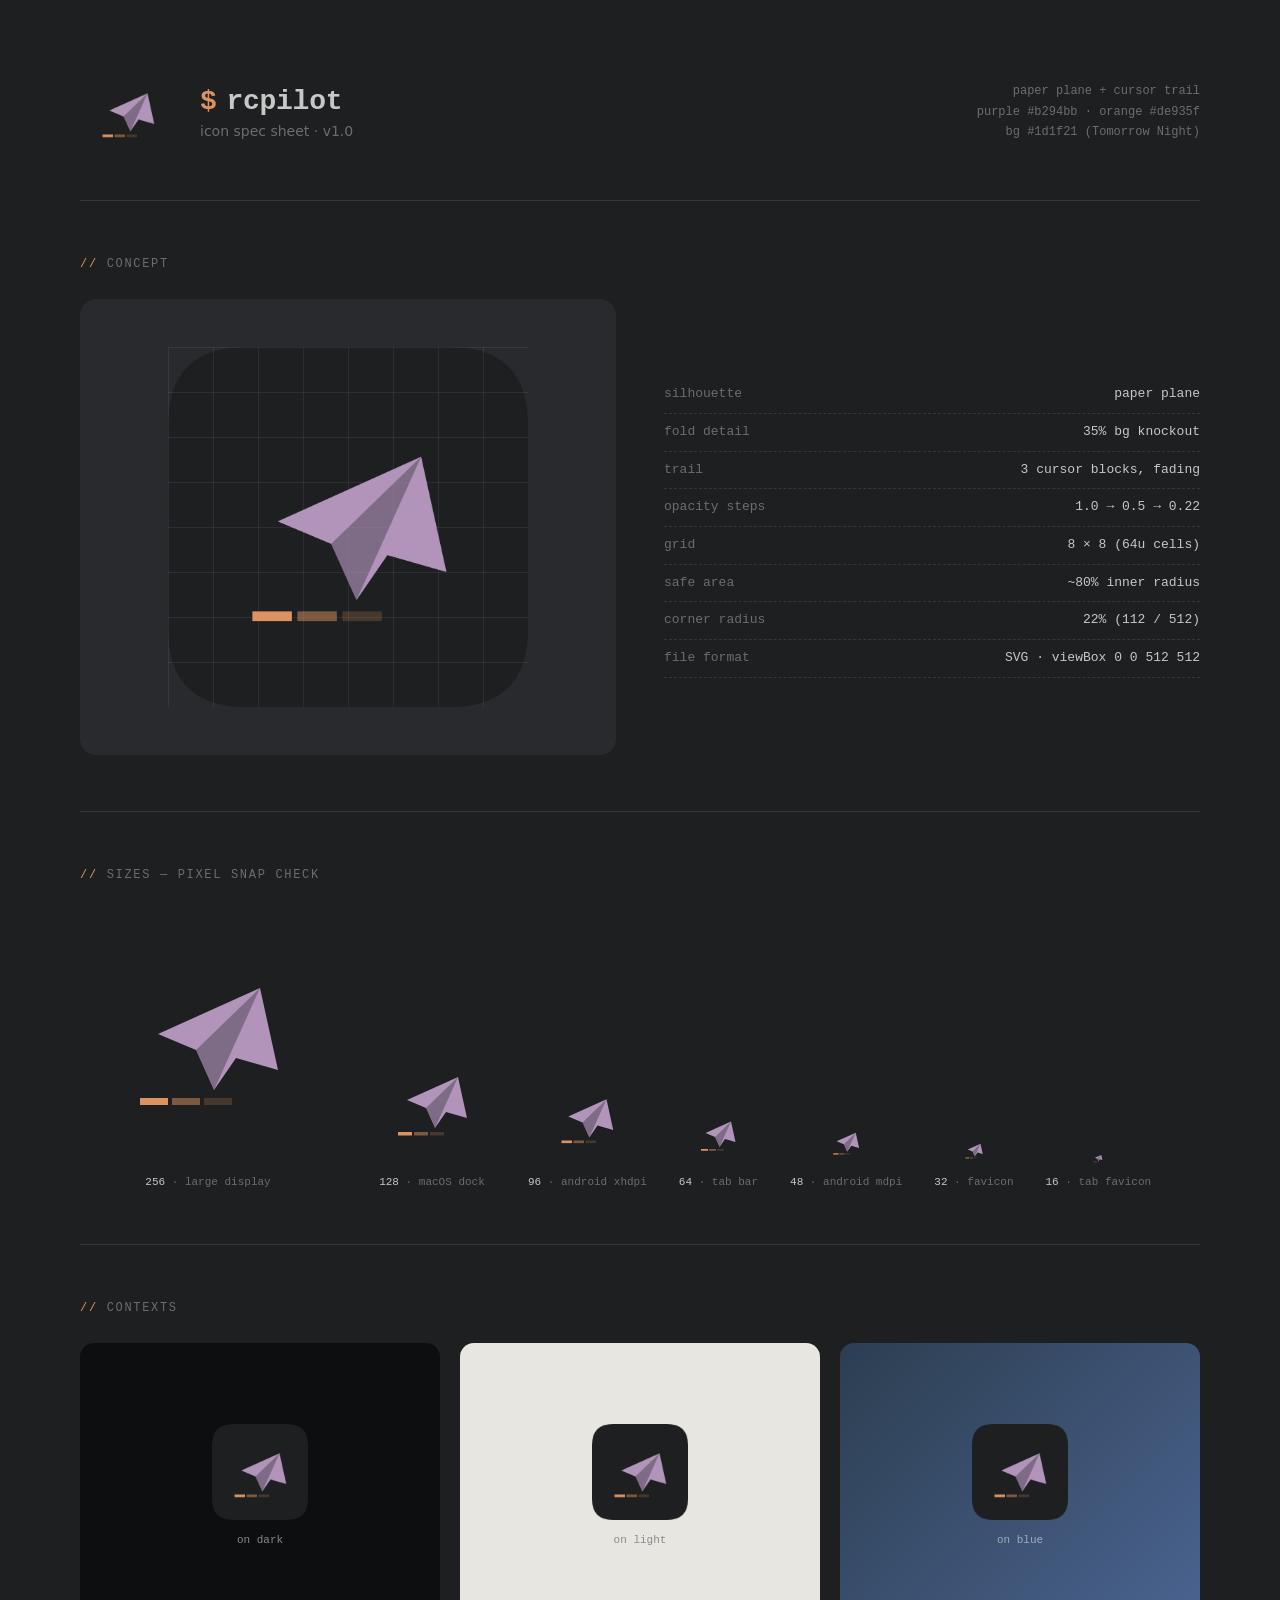
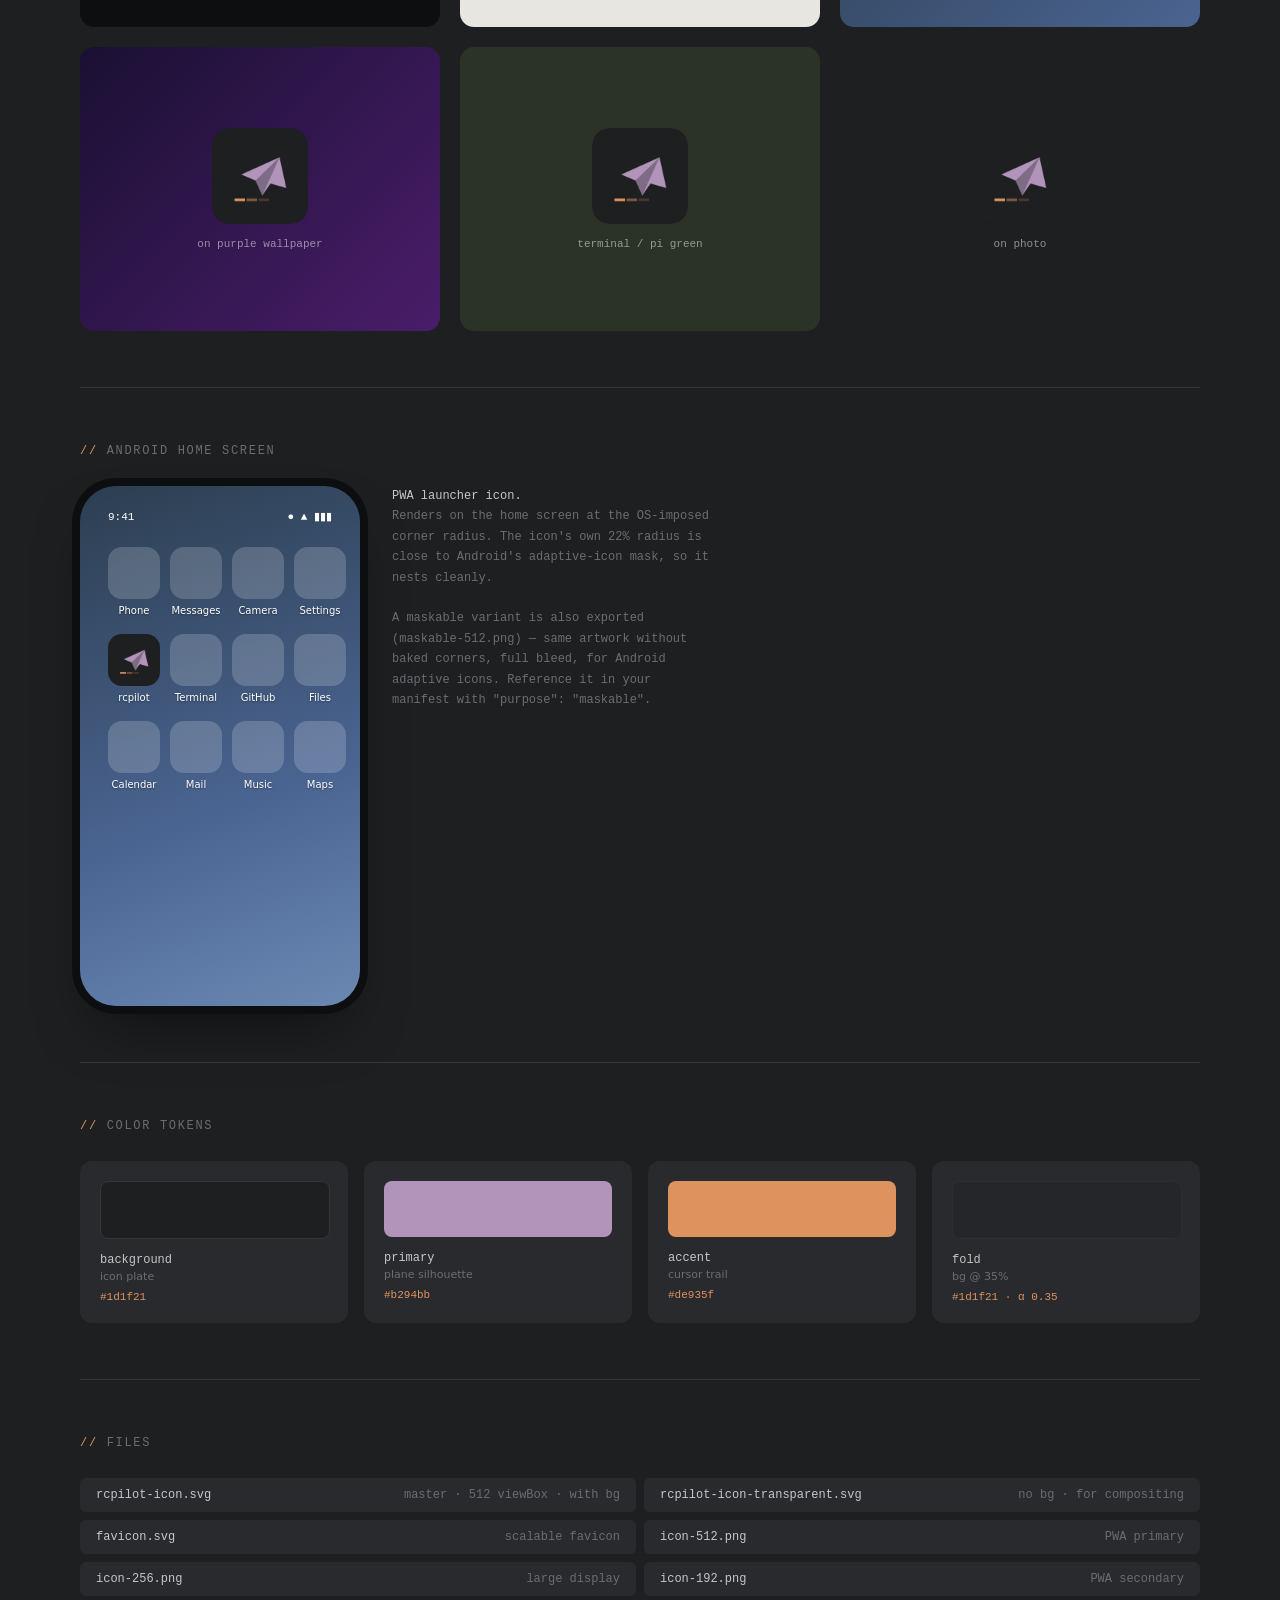
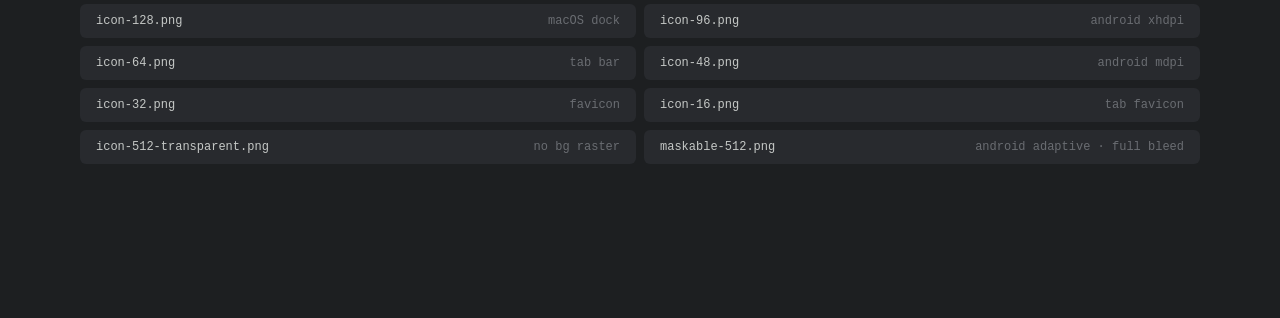
<file: docs/logo/spec.html>
<!doctype html>
<html lang="en">
<head>
<meta charset="utf-8">
<title>rcpilot — icon spec</title>
<link rel="icon" type="image/svg+xml" href="favicon.svg">
<style>
  :root {
    --bg: #1d1f21;
    --surface: #282a2e;
    --surface-2: #212326;
    --purple: #b294bb;
    --orange: #de935f;
    --text: #c5c8c6;
    --dim: #6a6d72;
    --rule: #34373c;
    --mono: ui-monospace, "JetBrains Mono", "SF Mono", Menlo, Consolas, monospace;
    --sans: ui-sans-serif, system-ui, -apple-system, "Segoe UI", sans-serif;
  }
  html, body { margin: 0; padding: 0; background: var(--bg); color: var(--text); font-family: var(--sans); }
  body { padding: 64px 80px 96px; max-width: 1280px; margin: 0 auto; }

  .head { display: flex; align-items: center; gap: 24px; padding-bottom: 40px; border-bottom: 1px solid var(--rule); }
  .head .mark { width: 96px; height: 96px; border-radius: 21px; flex-shrink: 0; }
  .head h1 { font-family: var(--mono); font-size: 28px; margin: 0 0 6px; font-weight: 600; letter-spacing: -0.01em; }
  .head h1 .prompt { color: var(--orange); margin-right: 10px; }
  .head .sub { color: var(--dim); font-size: 14px; }
  .head .meta { margin-left: auto; text-align: right; font-family: var(--mono); font-size: 12px; color: var(--dim); line-height: 1.7; }

  section { padding: 56px 0; border-bottom: 1px solid var(--rule); }
  section:last-of-type { border-bottom: none; }
  h2 { font-family: var(--mono); font-size: 12px; text-transform: uppercase; letter-spacing: 0.14em; color: var(--dim); margin: 0 0 28px; font-weight: 500; }
  h2::before { content: "// "; color: var(--orange); }

  /* hero — large mark with construction grid */
  .hero { display: grid; grid-template-columns: 1fr 1fr; gap: 48px; align-items: center; }
  .hero-mark { background: var(--surface); padding: 48px; border-radius: 16px; display: flex; justify-content: center; }
  .hero-mark img { width: 360px; height: 360px; display: block; }
  .hero-meta { font-family: var(--mono); font-size: 13px; line-height: 1.9; color: var(--text); }
  .hero-meta .row { display: flex; justify-content: space-between; padding: 6px 0; border-bottom: 1px dashed var(--rule); }
  .hero-meta .row span:first-child { color: var(--dim); }
  .hero-meta .row span:last-child { color: var(--text); }

  /* size grid */
  .sizes { display: flex; align-items: flex-end; gap: 32px; flex-wrap: wrap; }
  .size { display: flex; flex-direction: column; align-items: center; gap: 10px; }
  .size img { display: block; image-rendering: pixelated; image-rendering: -moz-crisp-edges; }
  .size .label { font-family: var(--mono); font-size: 11px; color: var(--dim); }
  .size .label b { color: var(--text); font-weight: 500; }

  /* contexts */
  .contexts { display: grid; grid-template-columns: repeat(3, 1fr); gap: 20px; }
  .ctx { border-radius: 14px; padding: 32px; display: flex; flex-direction: column; align-items: center; gap: 14px; min-height: 220px; justify-content: center; }
  .ctx .name { font-family: var(--mono); font-size: 11px; color: rgba(255,255,255,0.5); }
  .ctx-dark { background: #0d0e0f; }
  .ctx-light { background: #e8e6e1; }
  .ctx-light .name { color: rgba(0,0,0,0.4); }
  .ctx-blue { background: linear-gradient(135deg, #2c3e50, #4a6491); }
  .ctx-purple { background: linear-gradient(135deg, #1a1033, #4a1d6a); }
  .ctx-photo { background: #1d1f21 url('https://picsum.photos/seed/rcpilot/600/300') center/cover; }
  .ctx-pi { background: #2a3325; }
  .ctx img { width: 96px; height: 96px; display: block; }

  /* phone preview — Android home-screen-ish */
  .phone-row { display: flex; gap: 32px; align-items: flex-start; }
  .phone {
    width: 280px; height: 520px; border-radius: 36px; padding: 20px;
    background: linear-gradient(160deg, #2c3e50 0%, #4a6491 60%, #6b88b3 100%);
    box-sizing: border-box; flex-shrink: 0;
    box-shadow: 0 0 0 8px #0d0e0f, 0 30px 60px -20px rgba(0,0,0,0.6);
    position: relative;
  }
  .phone .status {
    display: flex; justify-content: space-between; align-items: center;
    color: white; font-family: var(--mono); font-size: 11px; padding: 4px 8px 16px;
  }
  .phone .grid {
    display: grid; grid-template-columns: repeat(4, 1fr); gap: 18px 10px;
    padding: 8px;
  }
  .phone .app { display: flex; flex-direction: column; align-items: center; gap: 6px; }
  .phone .app .ic {
    width: 52px; height: 52px; border-radius: 14px; background: rgba(255,255,255,0.18);
    display: flex; align-items: center; justify-content: center;
  }
  .phone .app .ic.real { background: none; padding: 0; }
  .phone .app .ic img { width: 52px; height: 52px; border-radius: 14px; display: block; }
  .phone .app .nm { font-family: var(--sans); font-size: 10px; color: white; text-shadow: 0 1px 2px rgba(0,0,0,0.4); }
  .phone-note { font-family: var(--mono); font-size: 12px; color: var(--dim); line-height: 1.7; max-width: 320px; }
  .phone-note b { color: var(--text); font-weight: 500; }

  /* color tokens */
  .tokens { display: grid; grid-template-columns: repeat(4, 1fr); gap: 16px; }
  .token { background: var(--surface); border-radius: 12px; padding: 20px; }
  .swatch { width: 100%; height: 56px; border-radius: 8px; margin-bottom: 14px; }
  .token .name { font-family: var(--mono); font-size: 12px; color: var(--text); font-weight: 500; }
  .token .role { font-family: var(--sans); font-size: 11px; color: var(--dim); margin-top: 3px; }
  .token .hex { font-family: var(--mono); font-size: 11px; color: var(--orange); margin-top: 8px; }

  /* downloads */
  .files { display: grid; grid-template-columns: repeat(2, 1fr); gap: 8px; font-family: var(--mono); font-size: 12px; }
  .files .file {
    display: flex; justify-content: space-between; padding: 10px 16px;
    background: var(--surface); border-radius: 6px;
  }
  .files .file .path { color: var(--text); }
  .files .file .desc { color: var(--dim); }

  /* construction overlay */
  .construction { position: relative; width: 360px; height: 360px; }
  .construction img { width: 100%; height: 100%; }
  .grid-overlay {
    position: absolute; inset: 0;
    background-image:
      linear-gradient(to right, rgba(178,148,187,0.12) 1px, transparent 1px),
      linear-gradient(to bottom, rgba(178,148,187,0.12) 1px, transparent 1px);
    background-size: calc(100% / 8) calc(100% / 8);
    pointer-events: none;
  }
</style>
</head>
<body>

<header class="head">
  <img class="mark" src="icon-512.png" alt="rcpilot">
  <div>
    <h1><span class="prompt">$</span>rcpilot</h1>
    <div class="sub">icon spec sheet · v1.0</div>
  </div>
  <div class="meta">
    paper plane + cursor trail<br>
    purple #b294bb · orange #de935f<br>
    bg #1d1f21 (Tomorrow Night)
  </div>
</header>

<section>
  <h2>concept</h2>
  <div class="hero">
    <div class="hero-mark">
      <div class="construction">
        <img src="icon-512.png" alt="">
        <div class="grid-overlay"></div>
      </div>
    </div>
    <div class="hero-meta">
      <div class="row"><span>silhouette</span><span>paper plane</span></div>
      <div class="row"><span>fold detail</span><span>35% bg knockout</span></div>
      <div class="row"><span>trail</span><span>3 cursor blocks, fading</span></div>
      <div class="row"><span>opacity steps</span><span>1.0 → 0.5 → 0.22</span></div>
      <div class="row"><span>grid</span><span>8 × 8 (64u cells)</span></div>
      <div class="row"><span>safe area</span><span>~80% inner radius</span></div>
      <div class="row"><span>corner radius</span><span>22% (112 / 512)</span></div>
      <div class="row"><span>file format</span><span>SVG · viewBox 0 0 512 512</span></div>
    </div>
  </div>
</section>

<section>
  <h2>sizes — pixel snap check</h2>
  <div class="sizes">
    <div class="size"><img src="icon-256.png" width="256" height="256"><span class="label"><b>256</b> · large display</span></div>
    <div class="size"><img src="icon-128.png" width="128" height="128"><span class="label"><b>128</b> · macOS dock</span></div>
    <div class="size"><img src="icon-96.png" width="96" height="96"><span class="label"><b>96</b> · android xhdpi</span></div>
    <div class="size"><img src="icon-64.png" width="64" height="64"><span class="label"><b>64</b> · tab bar</span></div>
    <div class="size"><img src="icon-48.png" width="48" height="48"><span class="label"><b>48</b> · android mdpi</span></div>
    <div class="size"><img src="icon-32.png" width="32" height="32"><span class="label"><b>32</b> · favicon</span></div>
    <div class="size"><img src="icon-16.png" width="16" height="16"><span class="label"><b>16</b> · tab favicon</span></div>
  </div>
</section>

<section>
  <h2>contexts</h2>
  <div class="contexts">
    <div class="ctx ctx-dark"><img src="icon-128.png"><div class="name">on dark</div></div>
    <div class="ctx ctx-light"><img src="icon-128.png"><div class="name">on light</div></div>
    <div class="ctx ctx-blue"><img src="icon-128.png"><div class="name">on blue</div></div>
    <div class="ctx ctx-purple"><img src="icon-128.png"><div class="name">on purple wallpaper</div></div>
    <div class="ctx ctx-pi"><img src="icon-128.png"><div class="name">terminal / pi green</div></div>
    <div class="ctx ctx-photo"><img src="icon-128.png"><div class="name">on photo</div></div>
  </div>
</section>

<section>
  <h2>android home screen</h2>
  <div class="phone-row">
    <div class="phone">
      <div class="status"><span>9:41</span><span>● ▲ ▮▮▮</span></div>
      <div class="grid">
        <div class="app"><div class="ic"></div><div class="nm">Phone</div></div>
        <div class="app"><div class="ic"></div><div class="nm">Messages</div></div>
        <div class="app"><div class="ic"></div><div class="nm">Camera</div></div>
        <div class="app"><div class="ic"></div><div class="nm">Settings</div></div>
        <div class="app"><div class="ic real"><img src="icon-512.png"></div><div class="nm">rcpilot</div></div>
        <div class="app"><div class="ic"></div><div class="nm">Terminal</div></div>
        <div class="app"><div class="ic"></div><div class="nm">GitHub</div></div>
        <div class="app"><div class="ic"></div><div class="nm">Files</div></div>
        <div class="app"><div class="ic"></div><div class="nm">Calendar</div></div>
        <div class="app"><div class="ic"></div><div class="nm">Mail</div></div>
        <div class="app"><div class="ic"></div><div class="nm">Music</div></div>
        <div class="app"><div class="ic"></div><div class="nm">Maps</div></div>
      </div>
    </div>
    <div class="phone-note">
      <b>PWA launcher icon.</b><br>
      Renders on the home screen at the OS-imposed corner radius. The icon's own 22% radius is close to Android's adaptive-icon mask, so it nests cleanly. <br><br>
      A <code>maskable</code> variant is also exported (<code>maskable-512.png</code>) — same artwork without baked corners, full bleed, for Android adaptive icons. Reference it in your manifest with <code>"purpose": "maskable"</code>.
    </div>
  </div>
</section>

<section>
  <h2>color tokens</h2>
  <div class="tokens">
    <div class="token">
      <div class="swatch" style="background:#1d1f21; border: 1px solid var(--rule);"></div>
      <div class="name">background</div>
      <div class="role">icon plate</div>
      <div class="hex">#1d1f21</div>
    </div>
    <div class="token">
      <div class="swatch" style="background:#b294bb;"></div>
      <div class="name">primary</div>
      <div class="role">plane silhouette</div>
      <div class="hex">#b294bb</div>
    </div>
    <div class="token">
      <div class="swatch" style="background:#de935f;"></div>
      <div class="name">accent</div>
      <div class="role">cursor trail</div>
      <div class="hex">#de935f</div>
    </div>
    <div class="token">
      <div class="swatch" style="background:#1d1f21; opacity: 0.35; border: 1px solid var(--rule);"></div>
      <div class="name">fold</div>
      <div class="role">bg @ 35%</div>
      <div class="hex">#1d1f21 · α 0.35</div>
    </div>
  </div>
</section>

<section>
  <h2>files</h2>
  <div class="files">
    <div class="file"><span class="path">rcpilot-icon.svg</span><span class="desc">master · 512 viewBox · with bg</span></div>
    <div class="file"><span class="path">rcpilot-icon-transparent.svg</span><span class="desc">no bg · for compositing</span></div>
    <div class="file"><span class="path">favicon.svg</span><span class="desc">scalable favicon</span></div>
    <div class="file"><span class="path">icon-512.png</span><span class="desc">PWA primary</span></div>
    <div class="file"><span class="path">icon-256.png</span><span class="desc">large display</span></div>
    <div class="file"><span class="path">icon-192.png</span><span class="desc">PWA secondary</span></div>
    <div class="file"><span class="path">icon-128.png</span><span class="desc">macOS dock</span></div>
    <div class="file"><span class="path">icon-96.png</span><span class="desc">android xhdpi</span></div>
    <div class="file"><span class="path">icon-64.png</span><span class="desc">tab bar</span></div>
    <div class="file"><span class="path">icon-48.png</span><span class="desc">android mdpi</span></div>
    <div class="file"><span class="path">icon-32.png</span><span class="desc">favicon</span></div>
    <div class="file"><span class="path">icon-16.png</span><span class="desc">tab favicon</span></div>
    <div class="file"><span class="path">icon-512-transparent.png</span><span class="desc">no bg raster</span></div>
    <div class="file"><span class="path">maskable-512.png</span><span class="desc">android adaptive · full bleed</span></div>
  </div>
</section>

</body>
</html>
</file>
